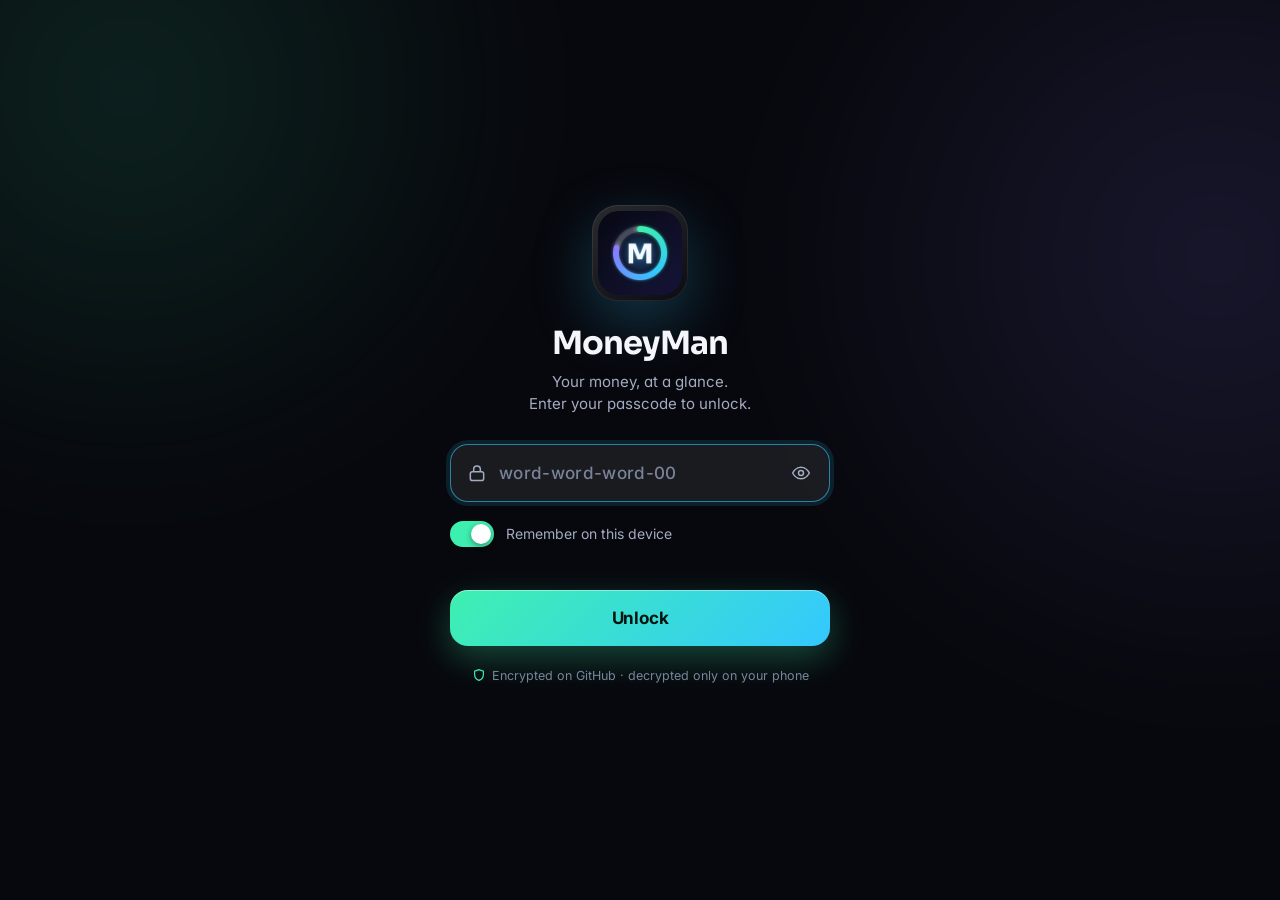
<file: index.html>
<!DOCTYPE html>
<html lang="en">
<head>
<meta charset="utf-8">
<meta name="viewport" content="width=device-width, initial-scale=1, viewport-fit=cover, user-scalable=no">
<title>MoneyMan</title>
<meta name="description" content="MoneyMan — private money tracker">
<meta name="robots" content="noindex, nofollow">
<meta name="theme-color" content="#06070c">
<meta name="color-scheme" content="dark">
<meta name="apple-mobile-web-app-capable" content="yes">
<meta name="mobile-web-app-capable" content="yes">
<meta name="apple-mobile-web-app-status-bar-style" content="black-translucent">
<meta name="apple-mobile-web-app-title" content="MoneyMan">
<meta name="format-detection" content="telephone=no">
<meta name="referrer" content="no-referrer">
<link rel="manifest" href="manifest.json">
<link rel="icon" type="image/png" sizes="32x32" href="icons/favicon-32.png">
<link rel="apple-touch-icon" sizes="180x180" href="icons/apple-touch-icon.png">
<link rel="preload" href="fonts/inter.woff2" as="font" type="font/woff2" crossorigin>
<link rel="preload" href="fonts/sora.woff2" as="font" type="font/woff2" crossorigin>
<link rel="stylesheet" href="css/app.css?v=20261128090519">
</head>
<body>
<div class="aurora" aria-hidden="true"><i></i><i></i></div>

<section id="lock" class="lock" hidden>
  <form class="lock-card" id="lock-form" autocomplete="on" novalidate>
    <div class="lock-icon"><img src="icons/icon-192.png" alt="" width="84" height="84"></div>
    <h1 class="lock-title">MoneyMan</h1>
    <p class="lock-sub">Your money, at a glance.<br>Enter your passcode to unlock.</p>
    <input type="text" name="username" value="carlos" autocomplete="username" hidden>
    <label class="field" id="field">
      <svg class="field-ic" viewBox="0 0 24 24"><rect x="4" y="10.5" width="16" height="10.5" rx="2.5"/><path d="M8 10.5V7.5a4 4 0 0 1 8 0v3"/></svg>
      <input id="pass" type="password" placeholder="word-word-word-00" autocomplete="current-password" autocapitalize="none" autocorrect="off" spellcheck="false" enterkeyhint="go" aria-label="Passcode">
      <button type="button" class="eye" id="eye" aria-label="Show passcode"><svg viewBox="0 0 24 24"><path d="M2 12s3.6-7 10-7 10 7 10 7-3.6 7-10 7S2 12 2 12Z"/><circle cx="12" cy="12" r="3"/></svg></button>
    </label>
    <label class="remember"><input type="checkbox" id="remember" checked><span class="switch"><i></i></span><span>Remember on this device</span></label>
    <p class="lock-err" id="lock-err" role="alert"></p>
    <button type="submit" class="btn-primary" id="unlock"><span class="lbl">Unlock</span><span class="spin"></span></button>
    <p class="lock-foot"><svg viewBox="0 0 24 24"><path d="M12 2.8 4.5 5.6v5.6c0 4.8 3.2 8.6 7.5 10 4.3-1.4 7.5-5.2 7.5-10V5.6z"/></svg>Encrypted on GitHub · decrypted only on your phone</p>
  </form>
</section>

<div id="app" hidden>
  <header id="topbar">
    <div class="brand"><img src="icons/icon-192.png" alt="" width="26" height="26"><span>MoneyMan</span></div>
    <div class="top-right">
      <button class="updated" id="updated" data-action="refresh" aria-label="Refresh data"><i class="dot"></i><span>Updated</span></button>
      <button class="icon-btn" data-action="menu" aria-label="Menu"><svg viewBox="0 0 24 24"><circle cx="5" cy="12" r="1.6"/><circle cx="12" cy="12" r="1.6"/><circle cx="19" cy="12" r="1.6"/></svg></button>
    </div>
  </header>
  <div id="ptr" aria-hidden="true"><svg viewBox="0 0 24 24"><path d="M3 12a9 9 0 0 1 9-9 9.8 9.8 0 0 1 6.7 2.7L21 8"/><path d="M21 3v5h-5"/></svg></div>
  <main id="main"><div id="screen" class="screen" aria-live="polite"></div></main>
  <nav id="tabbar" aria-label="Sections">
    <span class="tab-ind" aria-hidden="true"></span>
    <button class="tab" data-action="nav" data-tab="home"><svg viewBox="0 0 24 24"><path d="M3.5 10.2 12 3.5l8.5 6.7V19a2 2 0 0 1-2 2h-4v-6h-5v6h-4a2 2 0 0 1-2-2z"/></svg><span>Home</span></button>
    <button class="tab" data-action="nav" data-tab="week"><svg viewBox="0 0 24 24"><rect x="3.5" y="5" width="17" height="15.5" rx="3"/><path d="M8 3v4M16 3v4M3.5 10h17M8 14h3"/></svg><span>Week</span></button>
    <button class="tab" data-action="nav" data-tab="bills"><svg viewBox="0 0 24 24"><path d="M5 3h14v18l-2.3-1.5L14.3 21 12 19.5 9.7 21l-2.4-1.5L5 21z"/><path d="M9 8h6M9 12h6M9 16h3"/></svg><span>Bills</span></button>
    <button class="tab" data-action="nav" data-tab="activity"><svg viewBox="0 0 24 24"><path d="M3 12h3.5l2.5-7 5 14 2.5-7H21"/></svg><span>Activity</span></button>
    <button class="tab" data-action="nav" data-tab="goals"><svg viewBox="0 0 24 24"><circle cx="12" cy="12" r="9"/><circle cx="12" cy="12" r="5"/><circle cx="12" cy="12" r="1.2"/></svg><span>Goals</span></button>
  </nav>
</div>
<div id="sheet-root"></div>
<div id="toasts" aria-live="polite"></div>
<script src="js/app.js?v=20261128090519"></script>
</body>
</html>
</file>
<file: css/app.css>
@font-face{font-family:"Inter";src:url(../fonts/inter.woff2) format("woff2");font-weight:400 800;font-display:swap}
@font-face{font-family:"Sora";src:url(../fonts/sora.woff2) format("woff2");font-weight:500 800;font-display:swap}

:root{
  --bg:#07080d; --bg2:#0d0f17;
  --card:#11131b; --card2:#171a24; --card3:#1d2130; --line:rgba(255,255,255,.07); --line2:rgba(255,255,255,.12);
  --text:#f4f6fb; --dim:#a3abc0; --dim2:#7a839b;
  --mint:#3ef0b0; --cyan:#34c8ff; --violet:#8b7bff; --pink:#ff7ab6; --amber:#ffb547; --red:#ff5d6c; --blue:#5b8cff;
  --g-mint:linear-gradient(135deg,#3ef0b0,#34c8ff); --g-violet:linear-gradient(135deg,#8b7bff,#34c8ff); --g-pink:linear-gradient(135deg,#ff7ab6,#ffb547);
  --sat:env(safe-area-inset-top,0px); --sab:env(safe-area-inset-bottom,0px);
  --sal:env(safe-area-inset-left,0px); --sar:env(safe-area-inset-right,0px);
  --body:"Inter",-apple-system,system-ui,sans-serif; --head:"Sora","Inter",-apple-system,system-ui,sans-serif;
  --tabh:62px; --toph:52px; --r:20px; --ease:cubic-bezier(.2,.9,.25,1);
}
*{box-sizing:border-box;-webkit-tap-highlight-color:transparent}
html,body{margin:0;height:100%;background:var(--bg);color:var(--text);font-family:var(--body);font-size:15px;overflow:hidden;overscroll-behavior:none;
  -webkit-font-smoothing:antialiased;font-feature-settings:"cv11","ss01"}
body{position:fixed;inset:0;-webkit-user-select:none;user-select:none;-webkit-text-size-adjust:100%}
button{font:inherit;color:inherit;background:none;border:0;padding:0;cursor:pointer;touch-action:manipulation}
input{font:inherit;color:inherit;-webkit-user-select:text;user-select:text}
svg{display:block}
[hidden]{display:none!important}
.num{font-family:var(--head);font-variant-numeric:tabular-nums;letter-spacing:-.02em}

/* ambient aurora */
.aurora{position:fixed;inset:0;z-index:0;pointer-events:none;overflow:hidden}
.aurora i{position:absolute;border-radius:50%;filter:blur(60px);opacity:.55;animation:drift 22s ease-in-out infinite alternate}
.aurora i:nth-child(1){width:70vw;height:70vw;left:-25vw;top:-28vw;background:radial-gradient(circle,rgba(62,240,176,.22),transparent 65%)}
.aurora i:nth-child(2){width:80vw;height:80vw;right:-35vw;top:-20vw;background:radial-gradient(circle,rgba(139,123,255,.25),transparent 65%);animation-delay:-8s}
.aurora i:nth-child(3){width:90vw;height:90vw;left:5vw;bottom:-60vw;background:radial-gradient(circle,rgba(52,200,255,.12),transparent 65%);animation-delay:-14s}
@keyframes drift{to{transform:translate3d(6vw,4vw,0) scale(1.08)}}

/* ---------- lock screen ---------- */
.lock{position:fixed;inset:0;z-index:20;display:flex;align-items:center;justify-content:center;
  padding:calc(var(--sat) + 20px) calc(var(--sar) + 22px) calc(var(--sab) + 20px) calc(var(--sal) + 22px);overflow-y:auto}
.lock-card{width:100%;max-width:380px;display:flex;flex-direction:column;align-items:center;text-align:center;animation:rise .7s var(--ease) both}
.lock-icon{width:96px;height:96px;border-radius:26px;padding:6px;background:linear-gradient(145deg,rgba(255,255,255,.14),rgba(255,255,255,.02));
  box-shadow:0 20px 60px rgba(52,200,255,.25),0 0 0 1px rgba(255,255,255,.08) inset;margin-bottom:22px;animation:float 5s ease-in-out infinite}
.lock-icon img{width:84px;height:84px;border-radius:21px;display:block}
.lock-title{font-family:var(--head);font-weight:700;font-size:32px;letter-spacing:-.03em;margin:0 0 8px}
.lock-sub{color:var(--dim);margin:0 0 28px;line-height:1.5;font-size:15px}
.field{width:100%;height:58px;display:flex;align-items:center;gap:10px;padding:0 6px 0 16px;border-radius:18px;background:rgba(255,255,255,.06);
  border:1px solid var(--line2);transition:border-color .2s,box-shadow .2s,background .2s}
.field:focus-within{border-color:rgba(52,200,255,.6);box-shadow:0 0 0 4px rgba(52,200,255,.12);background:rgba(255,255,255,.08)}
.field.bad{border-color:rgba(255,93,108,.7);box-shadow:0 0 0 4px rgba(255,93,108,.12);animation:shake .45s}
.field-ic{width:20px;height:20px;flex:none;fill:none;stroke:var(--dim);stroke-width:1.8}
.field input{flex:1;min-width:0;height:100%;background:none;border:0;outline:0;font-size:17px;font-weight:500;letter-spacing:.02em}
.field input::placeholder{color:var(--dim2)}
.eye{width:44px;height:44px;display:grid;place-items:center;border-radius:12px;color:var(--dim)}
.eye svg{width:20px;height:20px;fill:none;stroke:currentColor;stroke-width:1.8}
.eye.on{color:var(--cyan)}
.remember{display:flex;align-items:center;gap:12px;align-self:flex-start;min-height:44px;margin-top:10px;color:var(--dim);font-size:14px;cursor:pointer}
.remember input{position:absolute;opacity:0;pointer-events:none}
.switch{width:44px;height:26px;border-radius:99px;background:rgba(255,255,255,.12);position:relative;transition:background .25s}
.switch i{position:absolute;top:3px;left:3px;width:20px;height:20px;border-radius:50%;background:#fff;box-shadow:0 2px 6px rgba(0,0,0,.4);transition:transform .25s var(--ease)}
.remember input:checked+.switch{background:var(--mint)}
.remember input:checked+.switch i{transform:translateX(18px)}
.lock-err{min-height:20px;margin:6px 0 8px;color:#ff8a95;font-size:14px;font-weight:500}
.btn-primary{position:relative;width:100%;height:56px;border-radius:18px;background:var(--g-mint);color:#04140f;font-weight:700;font-size:17px;letter-spacing:-.01em;
  box-shadow:0 12px 34px rgba(62,240,176,.28),inset 0 1px 0 rgba(255,255,255,.4);transition:transform .15s,filter .2s,box-shadow .2s}
.btn-primary:active{transform:scale(.97)}
.btn-primary .spin{display:none;position:absolute;right:20px;top:50%;width:20px;height:20px;margin-top:-10px;border-radius:50%;border:2.5px solid rgba(4,20,15,.25);border-top-color:#04140f;animation:spin .8s linear infinite}
.btn-primary.busy{filter:saturate(.7)}
.btn-primary.busy .spin{display:block}
.lock-foot{display:flex;align-items:center;gap:6px;margin-top:22px;color:var(--dim2);font-size:12.5px}
.lock-foot svg{width:14px;height:14px;fill:none;stroke:var(--mint);stroke-width:2}
.unlocking .lock-card{animation:unlockOut .5s var(--ease) forwards}
/* ---------- app shell ---------- */
#app{position:fixed;inset:0;z-index:2}
#topbar{position:absolute;top:0;left:0;right:0;z-index:5;height:calc(var(--sat) + var(--toph));display:flex;align-items:flex-end;justify-content:space-between;
  padding:var(--sat) calc(var(--sar) + 8px) 0 calc(var(--sal) + 18px);
  background:rgba(7,8,13,.82);-webkit-backdrop-filter:blur(18px) saturate(160%);backdrop-filter:blur(18px) saturate(160%);
  border-bottom:1px solid transparent;transition:border-color .25s}
#topbar.scrolled{border-bottom-color:var(--line)}
.brand{display:flex;align-items:center;gap:9px;height:var(--toph);font-family:var(--head);font-weight:700;font-size:17px;letter-spacing:-.02em}
.brand img{border-radius:8px}
.top-right{display:flex;align-items:center;gap:2px;height:var(--toph)}
.updated{height:38px;display:flex;align-items:center;gap:7px;padding:0 13px;border-radius:99px;background:var(--card);border:1px solid var(--line);
  color:var(--dim);font-size:12.5px;font-weight:600;transition:transform .15s}
.updated:active{transform:scale(.95)}
.updated .dot{width:7px;height:7px;border-radius:50%;background:var(--mint);box-shadow:0 0 8px var(--mint)}
.updated.stale .dot{background:var(--amber);box-shadow:0 0 8px var(--amber)}
.updated.loading .dot{animation:pulse 1s ease-in-out infinite}
.icon-btn{flex:none;width:44px;height:44px;display:grid;place-items:center;border-radius:14px;color:var(--dim)}
.icon-btn svg{width:22px;height:22px;fill:currentColor}
.icon-btn:active{background:var(--card)}
#ptr{position:absolute;left:50%;top:calc(var(--sat) + var(--toph) - 30px);z-index:4;width:36px;height:36px;border-radius:50%;display:grid;place-items:center;
  background:var(--card2);border:1px solid var(--line2);opacity:0;transform:translate(-50%,0);pointer-events:none;color:var(--dim)}
#ptr svg{width:18px;height:18px;fill:none;stroke:currentColor;stroke-width:2.2;stroke-linecap:round}
#ptr.ready{color:var(--mint);border-color:rgba(62,240,176,.5)}
body.refreshing #ptr{opacity:1;transform:translate(-50%,46px);animation:ptrspin .9s linear infinite;color:var(--mint)}

#main{position:absolute;inset:0;overflow-y:auto;overflow-x:hidden;-webkit-overflow-scrolling:touch;overscroll-behavior-y:contain;
  padding-top:calc(var(--sat) + var(--toph));padding-bottom:calc(var(--sab) + var(--tabh))}
.screen{min-height:100%;display:flex;flex-direction:column;gap:12px;padding:8px calc(var(--sar) + 16px) 26px calc(var(--sal) + 16px)}
.screen.animate>*{animation:rise .42s var(--ease) both}
.screen.animate.from-r>*{animation-name:fromR}.screen.animate.from-l>*{animation-name:fromL}
.screen.animate>*:nth-child(2){animation-delay:.03s}.screen.animate>*:nth-child(3){animation-delay:.06s}
.screen.animate>*:nth-child(4){animation-delay:.09s}.screen.animate>*:nth-child(5){animation-delay:.12s}.screen.animate>*:nth-child(n+6){animation-delay:.15s}

#tabbar{position:absolute;left:0;right:0;bottom:0;z-index:5;display:grid;grid-template-columns:repeat(5,1fr);
  padding:0 var(--sar) var(--sab) var(--sal);background:rgba(10,11,17,.86);-webkit-backdrop-filter:blur(22px) saturate(170%);backdrop-filter:blur(22px) saturate(170%);
  border-top:1px solid var(--line)}
.tab{position:relative;z-index:1;height:var(--tabh);display:flex;flex-direction:column;align-items:center;justify-content:center;gap:4px;color:var(--dim2);
  font-size:11px;font-weight:600;transition:color .25s}
.tab svg{width:24px;height:24px;fill:none;stroke:currentColor;stroke-width:1.8;stroke-linecap:round;stroke-linejoin:round;transition:transform .3s var(--ease)}
.tab.active{color:var(--text)}
.tab.active svg{stroke:var(--mint);transform:translateY(-1px)}
.tab:active svg{transform:scale(.88)}
.tab-ind{position:absolute;top:7px;left:var(--sal);width:calc((100% - var(--sal) - var(--sar)) / 5);height:32px;display:flex;justify-content:center;pointer-events:none;
  transform:translateX(calc(var(--i,0) * 100%));transition:transform .4s var(--ease)}
.tab-ind::before{content:"";width:56px;height:32px;border-radius:99px;background:rgba(62,240,176,.12)}

/* ---------- common ---------- */
.card{position:relative;display:block;width:100%;text-align:left;background:var(--card);border:1px solid var(--line);border-radius:var(--r);padding:16px}
button.card{transition:transform .18s var(--ease),background .2s}
button.card:active{transform:scale(.98);background:var(--card2)}
.card.pad-s{padding:14px}
.eyebrow{display:inline-flex;align-items:center;gap:6px;font-size:12px;font-weight:650;color:var(--dim);letter-spacing:.05em;text-transform:uppercase}
.eyebrow svg{width:15px;height:15px;fill:none;stroke:currentColor;stroke-width:2;stroke-linecap:round;stroke-linejoin:round}
.h-title{font-family:var(--head);font-weight:700;font-size:28px;letter-spacing:-.035em;margin:2px 0 0;line-height:1.12}
.page-h{margin-bottom:2px}
.greet .date{color:var(--dim);font-size:14px;font-weight:500}
.sec-h{display:flex;align-items:baseline;justify-content:space-between;margin:10px 2px -2px}
.sec-h h3{margin:0;font-family:var(--head);font-size:16.5px;font-weight:650;letter-spacing:-.02em}
.sec-h span{color:var(--dim);font-size:13px;font-weight:500}
.sec-h .link{color:var(--mint);font-weight:650;cursor:pointer;padding:6px 0 6px 12px}
.money{font-family:var(--head);font-weight:700;letter-spacing:-.04em;font-variant-numeric:tabular-nums;white-space:nowrap}
.money .c{font-size:.55em;letter-spacing:-.01em;opacity:.7;vertical-align:.62em;margin-left:1px}
.neg{color:#ff8792!important}.pos{color:var(--mint)!important}
.pill{display:inline-flex;align-items:center;gap:6px;height:26px;padding:0 10px;border-radius:99px;font-size:12px;font-weight:650;white-space:nowrap;
  background:rgba(255,255,255,.07);color:var(--dim);border:1px solid var(--line)}
.pill i{width:6px;height:6px;border-radius:50%;background:currentColor}
.pill.mint{background:rgba(62,240,176,.12);color:var(--mint);border-color:rgba(62,240,176,.22)}
.pill.amber{background:rgba(255,181,71,.12);color:var(--amber);border-color:rgba(255,181,71,.25)}
.pill.red{background:rgba(255,93,108,.13);color:#ff8792;border-color:rgba(255,93,108,.3)}
.pill.violet{background:rgba(139,123,255,.14);color:#b2a8ff;border-color:rgba(139,123,255,.28)}
.tag{display:inline-flex;align-items:center;height:19px;padding:0 6px;border-radius:6px;font-size:10px;font-weight:700;letter-spacing:.05em;flex:none;
  background:rgba(255,255,255,.08);color:var(--dim)}
.tag.cash{background:rgba(62,240,176,.14);color:var(--mint)}
.tag.bnpl{background:rgba(139,123,255,.16);color:#b2a8ff}
.tag.varies{background:rgba(255,181,71,.14);color:var(--amber)}
.tag.sub{background:rgba(52,200,255,.13);color:var(--cyan)}
.tag.manual{background:rgba(255,122,182,.15);color:var(--pink)}
.tag.pend{background:rgba(255,181,71,.16);color:var(--amber)}
.tag.red{background:rgba(255,93,108,.16);color:#ff8792}
.ico{width:40px;height:40px;flex:none;border-radius:12px;display:grid;place-items:center;background:rgba(255,255,255,.07);color:var(--text)}
.ico svg{width:20px;height:20px;fill:none;stroke:currentColor;stroke-width:1.8;stroke-linecap:round;stroke-linejoin:round}
.ico.food{background:rgba(255,155,82,.14);color:#ffae6e}
.ico.groceries{background:rgba(62,240,176,.13);color:var(--mint)}
.ico.fun{background:rgba(255,122,182,.14);color:var(--pink)}
.ico.subs{background:rgba(52,200,255,.13);color:var(--cyan)}
.ico.shopping{background:rgba(139,123,255,.15);color:#a99dff}
.ico.gas{background:rgba(255,213,79,.13);color:#ffd54f}
.ico.bills,.ico.fees{background:rgba(91,140,255,.15);color:#8fb0ff}
.ico.income,.ico.refund{background:rgba(62,240,176,.15);color:var(--mint)}
.ico.transfer{background:rgba(255,255,255,.08);color:#c9cfdd}
.ico.cash{background:rgba(62,240,176,.1);color:#9ff5d3}
.ico.spending{background:rgba(62,240,176,.13);color:var(--mint)}
.ico.other{background:rgba(255,255,255,.07);color:var(--dim)}
.bar{position:relative;height:10px;border-radius:99px;background:rgba(255,255,255,.08)}
.bar>b{position:absolute;left:0;top:0;bottom:0;width:0;border-radius:99px;background:var(--g-mint);transition:width .9s var(--ease)}
.bar.amber>b{background:linear-gradient(90deg,#ffcf6b,#ff9d3d)}
.bar.red>b{background:linear-gradient(90deg,#ff7a85,#ff4d6d)}
.bar .tick{position:absolute;top:-3px;bottom:-3px;width:2px;border-radius:2px;background:rgba(255,255,255,.75)}
.btn{height:48px;display:inline-flex;align-items:center;justify-content:center;gap:8px;padding:0 18px;border-radius:15px;font-weight:650;font-size:15px;
  background:var(--card2);border:1px solid var(--line2);transition:transform .15s}
.btn:active{transform:scale(.97)}
.btn svg{width:18px;height:18px;fill:none;stroke:currentColor;stroke-width:2;stroke-linecap:round}
.btn.mint{background:var(--g-mint);color:#04140f;border:0}
.btn.ghost{background:transparent}
.btn.block{width:100%}
.x{flex:none;width:38px;height:38px;display:grid;place-items:center;border-radius:12px;color:var(--dim2)}
.x svg{width:16px;height:16px;fill:none;stroke:currentColor;stroke-width:2.2;stroke-linecap:round}
.x:active{background:rgba(255,255,255,.08)}
.x.sm{width:38px;height:38px}
.empty{color:var(--dim);text-align:center;padding:22px 12px;font-size:14px}
.fine{display:flex;gap:8px;align-items:flex-start;color:var(--dim);font-size:13px;line-height:1.45;margin:8px 2px 0}
.fine svg{width:16px;height:16px;flex:none;margin-top:1px;fill:none;stroke:currentColor;stroke-width:2;stroke-linecap:round}
.sched-note{display:flex;gap:8px;align-items:flex-start;color:var(--dim2);font-size:12.5px;line-height:1.45;margin:8px 4px 0}
.sched-note svg{width:14px;height:14px;flex:none;margin-top:2px;fill:none;stroke:currentColor;stroke-width:2;stroke-linecap:round}
.banner{display:flex;gap:10px;align-items:flex-start;width:100%;text-align:left;padding:12px 14px;border-radius:16px;font-size:13.5px;line-height:1.4;
  background:rgba(255,181,71,.1);border:1px solid rgba(255,181,71,.28);color:#ffd59a}
.banner svg{width:18px;height:18px;flex:none;fill:none;stroke:currentColor;stroke-width:2;stroke-linecap:round}

/* lists */
.list{padding:4px 14px}
.row{display:flex;align-items:center;gap:12px;width:100%;min-height:60px;padding:10px 0;text-align:left}
.list>.row+.row,.list>.row+button.row,.list>button.row+.row{border-top:1px solid var(--line)}
button.row:active{background:rgba(255,255,255,.03)}
.row .mid{flex:1;min-width:0}
.t1{display:flex;align-items:center;gap:7px;font-weight:600;font-size:15px;min-width:0}
.t1 .nm{overflow:hidden;text-overflow:ellipsis;white-space:nowrap;min-width:0}
.t1 svg{width:16px;height:16px;flex:none;fill:none;stroke:currentColor;stroke-width:2;stroke-linecap:round;stroke-linejoin:round}
.t2{color:var(--dim);font-size:13px;margin-top:3px;line-height:1.35;overflow:hidden;text-overflow:ellipsis;display:-webkit-box;-webkit-line-clamp:2;-webkit-box-orient:vertical}
.amt{flex:none;text-align:right;font-family:var(--head);font-weight:650;font-size:15px;font-variant-numeric:tabular-nums;letter-spacing:-.02em;white-space:nowrap}
.amt.in{color:var(--mint)}
.amt.sm{font-size:13px;font-family:var(--body);font-weight:600;white-space:normal;max-width:96px}
.amt.strike{text-decoration:line-through;color:var(--dim2)}
.when{display:block;font-family:var(--body);font-size:11.5px;font-weight:600;color:var(--dim2);margin-top:3px;letter-spacing:0}
.when.soon{color:var(--amber)}
.rank{width:28px;height:28px;flex:none;border-radius:9px;display:grid;place-items:center;background:rgba(255,255,255,.07);font-weight:700;font-size:13px;color:var(--dim)}
.day-h{display:flex;justify-content:space-between;color:var(--dim);font-size:12.5px;font-weight:650;margin:10px 4px -4px;text-transform:uppercase;letter-spacing:.04em}
.list-sum{color:var(--dim2);font-size:12.5px;margin:0 4px}

/* home */
.hero{padding:20px 18px 16px;overflow:hidden;background:radial-gradient(120% 90% at 100% 0%,rgba(62,240,176,.16),transparent 60%),var(--card);border-color:rgba(62,240,176,.22)}
.hero.amber{background:radial-gradient(120% 90% at 100% 0%,rgba(255,181,71,.16),transparent 60%),var(--card);border-color:rgba(255,181,71,.25)}
.hero.red{background:radial-gradient(120% 90% at 100% 0%,rgba(255,93,108,.16),transparent 60%),var(--card);border-color:rgba(255,93,108,.28)}
.hero-top{display:flex;justify-content:space-between;align-items:center}
.hero-until{color:var(--dim);font-size:13px;font-weight:600}
.hero-amt{font-size:52px;line-height:1.05;margin:10px 0 4px}
.hero.mint .hero-amt{color:#eafff7}
.hero-sub{color:var(--dim);font-size:15px}.hero-sub b{color:var(--text)}
.hero-note{display:flex;align-items:center;gap:8px;margin-top:14px;padding-top:12px;border-top:1px solid var(--line);color:var(--dim);font-size:13px;line-height:1.4}
.hero-note>svg{width:16px;height:16px;flex:none;fill:none;stroke:currentColor;stroke-width:2;stroke-linecap:round}
.hero-note .more{margin-left:auto;display:flex;align-items:center;color:var(--mint);font-weight:650;flex:none}
.hero-note .more svg{width:15px;height:15px;fill:none;stroke:currentColor;stroke-width:2.2}
.tiles{display:grid;grid-template-columns:1fr 1fr;gap:12px}
.tile{padding:14px;min-height:104px}
.tile .lbl{display:flex;align-items:center;gap:6px;color:var(--dim);font-size:12.5px;font-weight:600}
.tile .lbl svg{width:16px;height:16px;fill:none;stroke:currentColor;stroke-width:1.9;stroke-linecap:round;stroke-linejoin:round}
.tile .v{font-size:24px;margin-top:10px}
.tile .v .money{font-size:inherit}
.tile .s{color:var(--dim2);font-size:12px;margin-top:4px;line-height:1.35}
.week-card{display:flex;flex-direction:column;gap:12px}
.wc-h{display:flex;justify-content:space-between;align-items:center}
.bk-h{display:flex;justify-content:space-between;align-items:center;margin-bottom:8px}
.bk-n{display:flex;align-items:center;gap:7px;font-weight:650}
.bk-n svg{width:17px;height:17px;fill:none;stroke:currentColor;stroke-width:1.9;stroke-linecap:round;stroke-linejoin:round;color:var(--dim)}
.bk-v{font-family:var(--head);font-weight:700;font-size:16px;letter-spacing:-.02em}
.bk-s{display:flex;justify-content:space-between;color:var(--dim2);font-size:12px;margin-top:6px}
.alerts{display:flex;flex-direction:column;gap:8px}
.alert{display:flex;align-items:flex-start;gap:12px;padding:13px 6px 13px 14px;transition:opacity .25s,transform .25s}
.alert.gone{opacity:0;transform:translateX(30px)}
.alert .ai{width:34px;height:34px;flex:none;border-radius:11px;display:grid;place-items:center}
.alert .ai svg{width:18px;height:18px;fill:none;stroke:currentColor;stroke-width:2;stroke-linecap:round;stroke-linejoin:round}
.alert.red{border-color:rgba(255,93,108,.28)}.alert.red .ai{background:rgba(255,93,108,.14);color:#ff8792}
.alert.amber{border-color:rgba(255,181,71,.25)}.alert.amber .ai{background:rgba(255,181,71,.13);color:var(--amber)}
.alert.info .ai{background:rgba(52,200,255,.12);color:var(--cyan)}
.alert .t1{font-size:14.5px;white-space:normal}.alert .t2{-webkit-line-clamp:4}
.timeline .row{min-height:56px}
.goal-mini{display:flex;align-items:center;gap:14px}
.goal-mini .t1 svg{color:var(--mint)}
.goal-mini .chev{width:18px;height:18px;fill:none;stroke:var(--dim2);stroke-width:2.2;flex:none}
.more-btn{display:flex;align-items:center;justify-content:center;gap:4px;height:40px;color:var(--dim);font-weight:600;font-size:13.5px}
.more-btn svg{width:16px;height:16px;fill:none;stroke:currentColor;stroke-width:2.2}
.rent .rent-h .chk{width:40px;height:40px}
.install{display:flex;align-items:center;gap:10px;font-size:13.5px;color:var(--dim)}

/* ring */
.ring{position:relative;flex:none}
.ring svg{width:100%;height:100%;transform:rotate(-90deg)}
.ring .trk{fill:none;stroke:rgba(255,255,255,.08)}
.ring .val{fill:none;stroke-linecap:round;transition:stroke-dashoffset 1.1s var(--ease)}
.ring .ctr{position:absolute;inset:0;display:flex;flex-direction:column;align-items:center;justify-content:center}
.ring .pct{font-size:30px;font-weight:700}.ring .pct small{font-size:.5em;opacity:.7;margin-left:1px}
.ring .ctr.sm .pct{font-size:14px}
.ring .of{color:var(--dim);font-size:12px}

/* week */
.switcher{display:flex;align-items:center;gap:8px;background:var(--card);border:1px solid var(--line);border-radius:16px;padding:5px}
.sw-btn{width:44px;height:44px;flex:none;display:grid;place-items:center;border-radius:12px;color:var(--text)}
.sw-btn svg{width:20px;height:20px;fill:none;stroke:currentColor;stroke-width:2.2;stroke-linecap:round}
.sw-btn:disabled{color:var(--dim2);opacity:.35}
.sw-btn:not(:disabled):active{background:rgba(255,255,255,.08)}
.sw-mid{flex:1;text-align:center;display:flex;flex-direction:column;gap:2px}
.sw-mid b{font-weight:650;font-size:14.5px}.sw-mid span{color:var(--dim);font-size:12.5px}
.split-h{display:flex;justify-content:space-between;align-items:center}
.split-h .money{font-size:22px}
.formula{display:flex;flex-wrap:wrap;gap:4px 12px;margin-top:8px;color:var(--dim);font-size:13px}
.formula b{color:var(--text);font-weight:650}
.est{font-style:normal;font-size:10.5px;font-weight:700;letter-spacing:.04em;text-transform:uppercase;color:var(--amber);background:rgba(255,181,71,.13);padding:2px 6px;border-radius:6px}
.bucket .top{display:flex;justify-content:space-between;align-items:flex-start;margin-bottom:14px}
.bucket .bh{display:flex;gap:12px;align-items:center}
.bucket .big{font-size:30px;margin-top:2px}
.bucket .big .money{font-size:inherit}
.meta{display:flex;justify-content:space-between;color:var(--dim);font-size:13px;margin-top:9px}
.meta b{color:var(--text);font-weight:650}
.sub-split{display:flex;flex-wrap:wrap;gap:6px 14px;margin-top:10px;padding-top:10px;border-top:1px solid var(--line);color:var(--dim);font-size:12.5px}
.sub-split b{color:var(--text)}
.sub-split i{display:inline-block;width:8px;height:8px;border-radius:50%;margin-right:5px}
.dot-eat{background:#ffae6e}.dot-gro{background:var(--mint)}.dot-fun{background:var(--pink)}.dot-gas{background:#ffd54f}.dot-cash{background:#9ff5d3}

/* bills */
.bp-top{display:flex;justify-content:space-between;color:var(--dim);font-size:13.5px;margin-bottom:10px}
.bp-top b{color:var(--text)}
.rent-h{display:flex;gap:12px;align-items:center;margin-bottom:12px}
.chk{position:relative;width:40px;height:40px;flex:none;border-radius:50%;display:grid;place-items:center;background:rgba(91,140,255,.13);color:#8fb0ff;
  border:1.5px solid rgba(143,176,255,.35);transition:background .25s,border-color .25s,transform .2s}
.chk svg{width:18px;height:18px;fill:none;stroke:currentColor;stroke-width:1.9;stroke-linecap:round;stroke-linejoin:round;position:absolute;transition:opacity .2s,transform .3s var(--ease)}
.chk .ck{opacity:0;transform:scale(.4);stroke-width:2.6;color:#04140f}
.chk.on{background:var(--mint);border-color:var(--mint)}
.chk.on .bi{opacity:0;transform:scale(.4)}.chk.on .ck{opacity:1;transform:none}
.chk.tapped{animation:pop .35s}
.bill.is-paid .nm{color:var(--dim)}
.bill.late .t2{color:var(--amber)}
.reserve{display:flex;gap:12px;align-items:flex-start}
.reserve>.ico{background:rgba(62,240,176,.12);color:var(--mint)}
.reserve .v{font-size:24px}.reserve .v small{font-size:13px;color:var(--dim);font-family:var(--body);font-weight:500;letter-spacing:0}
.reserve .s{color:var(--dim);font-size:13px;line-height:1.45;margin-top:4px}
.chip-row{margin-top:10px}
.cancel-toggle{display:flex;align-items:center;gap:12px;width:100%;min-height:56px;text-align:left}
.cancel-toggle .mid{display:flex;flex-direction:column;flex:1}
.cancel-toggle .t2{display:block}
.cancel-toggle .chev{width:20px;height:20px;fill:none;stroke:var(--dim);stroke-width:2.2;transition:transform .25s}
.cancelled.open .chev{transform:rotate(180deg)}
.cancelled .row{border-top:1px solid var(--line)}

/* activity */
.seg2{display:grid;grid-template-columns:1fr 1fr;gap:4px;padding:4px;border-radius:14px;background:var(--card);border:1px solid var(--line)}
.seg2 button{height:38px;border-radius:10px;font-weight:650;font-size:14px;color:var(--dim);transition:background .2s,color .2s}
.seg2 button.on{background:var(--card3);color:var(--text)}
.search{display:flex;align-items:center;gap:8px;height:48px;padding:0 6px 0 14px;border-radius:15px;background:var(--card);border:1px solid var(--line2)}
.search:focus-within{border-color:rgba(62,240,176,.45)}
.search>svg{width:18px;height:18px;flex:none;fill:none;stroke:var(--dim);stroke-width:2;stroke-linecap:round}
.search input{flex:1;min-width:0;height:100%;background:none;border:0;outline:0;font-size:16px}
.search input::-webkit-search-cancel-button{display:none}
.filters{display:flex;gap:8px;overflow-x:auto;margin:0 calc(-16px - var(--sar)) 0 calc(-16px - var(--sal));padding:2px calc(16px + var(--sar)) 2px calc(16px + var(--sal));scrollbar-width:none}
.filters::-webkit-scrollbar{display:none}
.fchip{flex:none;height:38px;padding:0 15px;border-radius:99px;background:var(--card);border:1px solid var(--line);color:var(--dim);font-weight:600;font-size:13.5px}
.fchip.on{background:var(--text);color:#0a0b10;border-color:var(--text)}
.cmp{display:flex;flex-direction:column;gap:14px}
.cmp-h{display:flex;justify-content:space-between;align-items:center;font-size:14px;margin-bottom:7px}
.cmp-h>span:first-child{display:flex;align-items:center;gap:7px;font-weight:600}
.cmp-h svg{width:16px;height:16px;fill:none;stroke:var(--dim);stroke-width:1.9;stroke-linecap:round;stroke-linejoin:round}
.cmp-h small{font-size:12px;font-weight:600;margin-left:4px}
.cmp-bars{display:flex;flex-direction:column;gap:4px}
.cmp-bars i,.cmp-key i{display:block;height:7px;border-radius:9px;min-width:3px}
.cmp-bars .now,.cmp-key .now{background:var(--g-mint)}
.cmp-bars .avg,.cmp-key .avg{background:rgba(255,255,255,.22)}
.cmp-key{display:flex;gap:16px;color:var(--dim2);font-size:12px}
.cmp-key span{display:flex;align-items:center;gap:6px}.cmp-key i{width:14px}

/* goals */
.goal-hero{display:flex;align-items:center;gap:18px}
.goal-hero .info{min-width:0}
.gname{display:flex;align-items:center;gap:7px;font-weight:650;color:var(--dim)}
.gname svg{width:18px;height:18px;fill:none;stroke:var(--mint);stroke-width:1.9;stroke-linecap:round;stroke-linejoin:round}
.goal-hero .big{font-size:32px;margin:6px 0 2px}
.goal-hero .big .money{font-size:inherit}
.goal-hero .sub{color:var(--dim);font-size:13px;margin-bottom:10px}
.stats{display:grid;grid-template-columns:repeat(3,1fr);gap:8px}
.stat{background:var(--card);border:1px solid var(--line);border-radius:16px;padding:12px}
.stat .k{color:var(--dim);font-size:11.5px;font-weight:600}
.stat .v{font-family:var(--head);font-weight:700;font-size:19px;margin-top:5px;letter-spacing:-.03em}
.proj .row{min-height:64px}
.chart{padding:14px 12px 10px}
.spark{width:100%;height:auto;display:block;overflow:visible}
.spark text{fill:var(--dim);font-size:11px;font-family:var(--body);font-weight:600}
.chart-x{display:flex;justify-content:space-between;color:var(--dim2);font-size:11.5px;margin-top:4px}

/* skeleton */
.skel{display:flex;flex-direction:column;gap:12px}
.skel i{display:block;border-radius:18px;background:linear-gradient(90deg,var(--card) 25%,var(--card2) 50%,var(--card) 75%);background-size:200% 100%;animation:shimmer 1.2s linear infinite}
.skel .s1{height:16px;width:40%;border-radius:8px}.skel .s2{height:30px;width:70%;border-radius:10px}.skel .s3{height:180px}.skel .s4{height:80px}
.sk-row{display:grid;grid-template-columns:1fr 1fr;gap:12px}.sk-row i{height:104px}

/* sheets, toasts */
.overlay{position:fixed;inset:0;z-index:30;background:rgba(0,0,0,.55);-webkit-backdrop-filter:blur(6px);backdrop-filter:blur(6px);animation:fade .25s both;display:flex;align-items:flex-end}
.overlay.out{animation:fade .22s reverse both}
.sheet{position:relative;width:100%;max-height:88vh;overflow-y:auto;background:#12141d;border-top:1px solid var(--line2);border-radius:26px 26px 0 0;
  padding:10px calc(var(--sar) + 20px) calc(var(--sab) + 22px) calc(var(--sal) + 20px);animation:sheetUp .38s var(--ease) both;transition:transform .2s}
.overlay.out .sheet{animation:sheetDown .25s ease-in both}
.grab{width:40px;height:5px;border-radius:9px;background:rgba(255,255,255,.18);margin:0 auto 14px}
.sheet-x{position:absolute;top:10px;right:12px}
.sheet h2{font-family:var(--head);font-size:21px;letter-spacing:-.03em;margin:0 40px 6px 0}
.sheet .sub{color:var(--dim);font-size:14px;line-height:1.45;margin:0 0 14px}
.calc{background:var(--card);border:1px solid var(--line);border-radius:16px;padding:6px 14px;margin:10px 0}
.calc-h{color:var(--dim);font-size:12px;font-weight:650;letter-spacing:.04em;text-transform:uppercase;padding:8px 0 4px}
.kv{display:flex;justify-content:space-between;gap:14px;padding:9px 0;font-size:14px;color:var(--dim)}
.kv+.kv{border-top:1px solid var(--line)}
.kv b{color:var(--text);font-weight:600;text-align:right;font-variant-numeric:tabular-nums}
.kv.tot b{font-family:var(--head);font-size:16px;color:var(--mint)}
.tx-head{display:flex;flex-direction:column;align-items:center;text-align:center;gap:8px;margin:4px 0 6px}
.tx-head h2{margin:0}
.ico.big{width:56px;height:56px;border-radius:18px}.ico.big svg{width:26px;height:26px}
.tx-amt{font-family:var(--head);font-weight:700;font-size:30px;letter-spacing:-.03em}
.amt-in{display:flex;align-items:center;justify-content:center;gap:4px;margin:6px 0 14px}
.amt-in span{font-family:var(--head);font-size:40px;font-weight:700;color:var(--dim)}
.amt-in input{width:1em;max-width:240px;background:none;border:0;outline:0;font-family:var(--head);font-size:52px;font-weight:700;letter-spacing:-.04em;text-align:left;caret-color:var(--mint)}
.amt-in input::placeholder{color:rgba(255,255,255,.2)}
.amt-in.pop{animation:shake .4s}
.quick{display:flex;gap:8px;justify-content:center;margin-bottom:14px}
.quick button{height:42px;min-width:62px;padding:0 14px;border-radius:12px;background:var(--card2);border:1px solid var(--line);font-weight:650}
.seg{display:grid;grid-template-columns:1fr 1fr;gap:6px;padding:4px;border-radius:15px;background:rgba(255,255,255,.05);margin-bottom:12px}
.seg button{height:42px;border-radius:11px;font-weight:650;color:var(--dim);display:flex;align-items:center;justify-content:center;gap:7px}
.seg button svg{width:17px;height:17px;fill:none;stroke:currentColor;stroke-width:1.9;stroke-linecap:round;stroke-linejoin:round}
.text-in{width:100%;height:50px;border-radius:15px;background:rgba(255,255,255,.06);border:1px solid var(--line2);padding:0 14px;outline:0;margin-bottom:14px;font-size:16px}
.menu-row{display:flex;align-items:center;gap:12px;width:100%;min-height:58px;padding:8px 4px;text-align:left;font-weight:600;border-radius:12px}
.menu-row+.menu-row{border-top:1px solid var(--line)}
.menu-row .ico{width:38px;height:38px}
.menu-row .mid{flex:1}
.menu-row small{display:block;color:var(--dim);font-weight:500;font-size:12.5px;margin-top:2px}
.menu-note{display:flex;gap:8px;margin:12px 0 0;color:var(--dim);font-size:13px;line-height:1.45}
.menu-note svg{width:15px;height:15px;flex:none;margin-top:2px;fill:none;stroke:currentColor;stroke-width:2}
#toasts{position:fixed;left:0;right:0;top:calc(var(--sat) + 10px);z-index:40;display:flex;flex-direction:column;align-items:center;gap:8px;pointer-events:none;padding:0 16px}
.toast{display:flex;align-items:center;gap:10px;max-width:100%;padding:11px 16px;border-radius:16px;background:rgba(30,33,46,.95);-webkit-backdrop-filter:blur(16px);backdrop-filter:blur(16px);
  border:1px solid var(--line2);font-size:14px;font-weight:550;box-shadow:0 12px 30px rgba(0,0,0,.4);animation:toastIn .35s var(--ease) both}
.toast i{width:8px;height:8px;border-radius:50%;background:var(--mint);flex:none}
.toast span{line-height:1.35}
.toast.amber i{background:var(--amber)}
.toast.out{animation:toastOut .3s ease-in both}

@keyframes rise{from{opacity:0;transform:translateY(10px)}to{opacity:1;transform:none}}
@keyframes fromR{from{opacity:0;transform:translateX(18px)}to{opacity:1;transform:none}}
@keyframes fromL{from{opacity:0;transform:translateX(-18px)}to{opacity:1;transform:none}}
@keyframes fade{from{opacity:0}to{opacity:1}}
@keyframes sheetUp{from{transform:translateY(100%)}to{transform:none}}
@keyframes sheetDown{to{transform:translateY(100%)}}
@keyframes toastIn{from{opacity:0;transform:translateY(-16px) scale(.96)}to{opacity:1;transform:none}}
@keyframes toastOut{to{opacity:0;transform:translateY(-10px) scale(.97)}}
@keyframes shake{20%,60%{transform:translateX(-7px)}40%,80%{transform:translateX(7px)}}
@keyframes ptrspin{to{transform:translate(-50%,46px) rotate(360deg)}}
@keyframes spin{to{transform:rotate(360deg)}}
@keyframes pulse{50%{opacity:.35}}
@keyframes float{50%{transform:translateY(-5px)}}
@keyframes unlockOut{to{opacity:0;transform:scale(1.04) translateY(-10px)}}
@keyframes pop{0%{transform:scale(1)}40%{transform:scale(1.1)}100%{transform:scale(1)}}
@keyframes shimmer{to{background-position:-200% 0}}
@media (prefers-reduced-motion: reduce){*,*::before,*::after{animation-duration:.01ms!important;animation-iteration-count:1!important;transition-duration:.01ms!important}}
@media (min-width:600px){.screen{max-width:560px;margin:0 auto}.sheet{max-width:560px;margin:0 auto}}

/* iOS home-screen app: fill the whole screen (see fitIOSStandalone in app.js) */
html.ios-pwa,html.ios-pwa body{height:var(--appH,100%)}
html.ios-pwa body,html.ios-pwa #app,html.ios-pwa .lock,html.ios-pwa .aurora,html.ios-pwa .overlay{top:0;bottom:auto;height:var(--appH,100%)}
</file>
